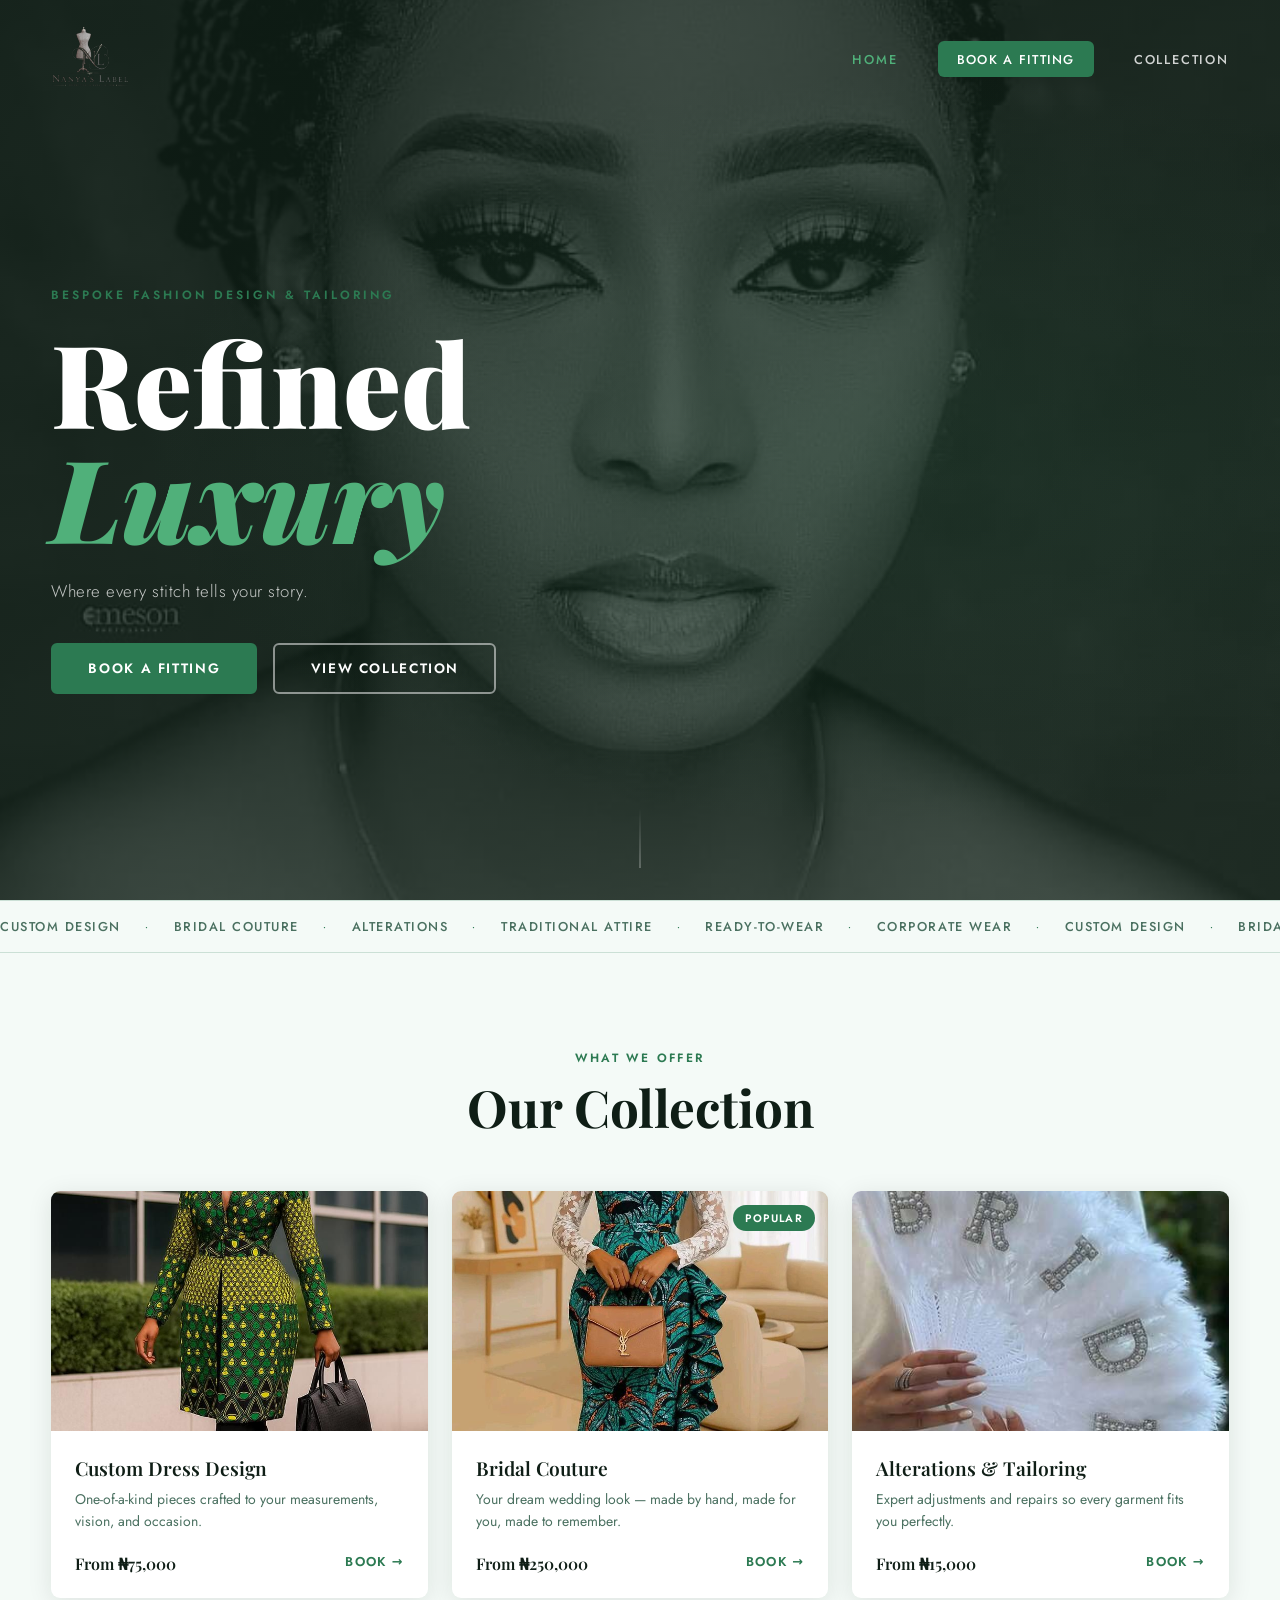
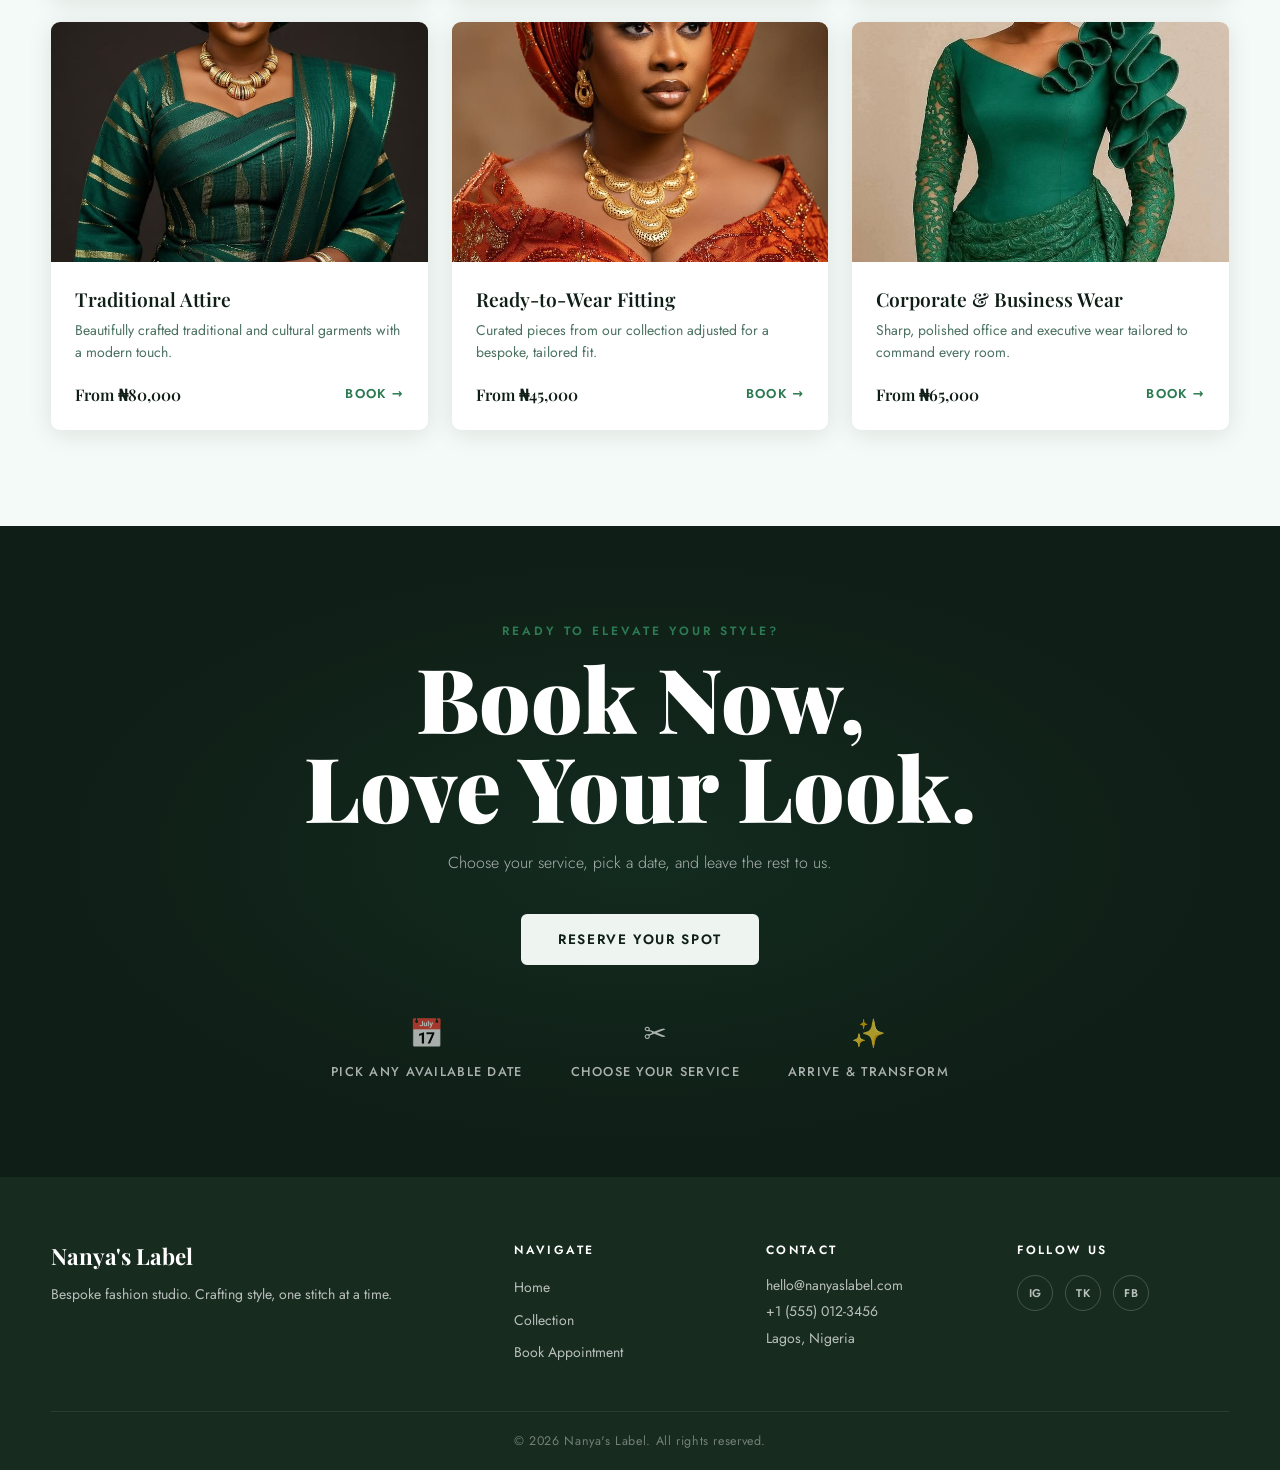
<file: frontend/index.html>
<!DOCTYPE html>
<html lang="en">
<head>
  <meta charset="UTF-8" />
  <meta name="viewport" content="width=device-width, initial-scale=1.0" />
  <title>Nanya's Label — Refined Luxury</title>
  <link rel="preconnect" href="https://fonts.googleapis.com" />
  <link rel="preconnect" href="https://fonts.gstatic.com" crossorigin />
  <link href="https://fonts.googleapis.com/css2?family=Playfair+Display:ital,wght@0,400;0,600;0,700;0,900;1,400;1,600&family=Jost:wght@300;400;500;600&display=swap" rel="stylesheet" />
  <link rel="stylesheet" href="assets/css/style.css" />
</head>
<body>

  <!-- NAVBAR -->
  <nav class="navbar" id="navbar">
    <div class="nav-container">
      <a href="#home" class="nav-logo"><img src="./assets/white.svg" alt=""></a>
      <button class="nav-toggle" id="navToggle" aria-label="Toggle menu">
        <span></span><span></span><span></span>
      </button>
      <ul class="nav-links" id="navLinks">
        <li><a href="#home" class="nav-link">Home</a></li>
        <li><a href="booking.html" class="nav-link nav-cta">Book A Fitting</a></li>
        <li><a href="#collection" class="nav-link">Collection</a></li>
        <!-- <li><a href="#about" class="nav-link">About</a></li> -->
      </ul>
    </div>
  </nav>

  <!-- HERO -->
  <section class="hero" id="home">
    <div class="hero-overlay"></div>
    <div class="hero-content">
      <p class="hero-eyebrow">Bespoke Fashion Design &amp; Tailoring</p>
      <h1 class="hero-heading">
        Refined<br /><em>Luxury</em>
      </h1>
      <p class="hero-sub">Where every stitch tells your story.</p>
      <div class="hero-actions">
        <a href="booking.html" class="btn btn-primary">Book A Fitting</a>
        <a href="#collection" class="btn btn-ghost">View Collection</a>
      </div>
    </div>
    <div class="hero-scroll-hint">
      <span></span>
    </div>
  </section>

  <!-- BEST SELLERS STRIP -->
  <section class="strip">
    <!-- <p class="strip-label">Signature Services</p> -->
    <div class="strip-track">
      <span>Custom Design</span>
      <span class="dot">·</span>
      <span>Bridal Couture</span>
      <span class="dot">·</span>
      <span>Alterations</span>
      <span class="dot">·</span>
      <span>Traditional Attire</span>
      <span class="dot">·</span>
      <span>Ready-to-Wear</span>
      <span class="dot">·</span>
      <span>Corporate Wear</span>
      <span class="dot">·</span>
      <span>Custom Design</span>
      <span class="dot">·</span>
      <span>Bridal Couture</span>
      <span class="dot">·</span>
      <span>Alterations</span>
    </div>
  </section>

  <!-- COLLECTION -->
  <section class="collection" id="collection">
    <div class="container">
      <div class="section-header">
        <p class="section-eyebrow">What We Offer</p>
        <h2 class="section-title">Our Collection</h2>
      </div>
      <div class="collection-grid">

        <article class="service-card">
          <div class="service-card-img" style="background-image: url('./assets/African\ Print\ Longline\ Jacket\ _\ Ankara\ Blazer\,\ Tribal\ Kimono\ Coat.jpg')"></div>
          <div class="service-card-body">
            <h3>Custom Dress Design</h3>
            <p>One-of-a-kind pieces crafted to your measurements, vision, and occasion.</p>
            <div class="service-card-footer">
              <span class="price">From ₦75,000</span>
              <a href="booking.html" class="btn-link">Book →</a>
            </div>
          </div>
        </article>

        <article class="service-card service-card--featured">
          <div class="service-card-img" style="background-image: url('./assets/empress\ fashion\ is\ here\ for\ you\,\ we\ create\ beautiful\ Ankara\ and\ traditional\ attire.jpg')"></div>
          <div class="service-card-badge">Popular</div>
          <div class="service-card-body">
            <h3>Bridal Couture</h3>
            <p>Your dream wedding look — made by hand, made for you, made to remember.</p>
            <div class="service-card-footer">
              <span class="price">From ₦250,000</span>
              <a href="booking.html" class="btn-link">Book →</a>
            </div>
          </div>
        </article>

        <article class="service-card">
          <div class="service-card-img" style="background-image: url('./assets/17403777510bab41fe93fda3cc07fb29b59b26360a_thumbnail_420x.webp')"></div>
          <div class="service-card-body">
            <h3>Alterations &amp; Tailoring</h3>
            <p>Expert adjustments and repairs so every garment fits you perfectly.</p>
            <div class="service-card-footer">
              <span class="price">From ₦15,000</span>
              <a href="booking.html" class="btn-link">Book →</a>
            </div>
          </div>
        </article>

        <article class="service-card">
          <div class="service-card-img" style="background-image: url('./assets/download\ \(15\).jpg')"></div>
          <div class="service-card-body">
            <h3>Traditional Attire</h3>
            <p>Beautifully crafted traditional and cultural garments with a modern touch.</p>
            <div class="service-card-footer">
              <span class="price">From ₦80,000</span>
              <a href="booking.html" class="btn-link">Book →</a>
            </div>
          </div>
        </article>

        <article class="service-card">
          <div class="service-card-img" style="background-image: url('./assets/download\ \(16\).jpg')"></div>
          <div class="service-card-body">
            <h3>Ready-to-Wear Fitting</h3>
            <p>Curated pieces from our collection adjusted for a bespoke, tailored fit.</p>
            <div class="service-card-footer">
              <span class="price">From ₦45,000</span>
              <a href="booking.html" class="btn-link">Book →</a>
            </div>
          </div>
        </article>

        <article class="service-card">
          <div class="service-card-img" style="background-image: url('./assets/download\ \(14\).jpg')"></div>
          <div class="service-card-body">
            <h3>Corporate &amp; Business Wear</h3>
            <p>Sharp, polished office and executive wear tailored to command every room.</p>
            <div class="service-card-footer">
              <span class="price">From ₦65,000</span>
              <a href="booking.html" class="btn-link">Book →</a>
            </div>
          </div>
        </article>

      </div>
    </div>
  </section>

  <!-- CRAFT BANNER -->
  <!-- <section class="banner-pure">
    <div class="banner-pure-inner">
      <p class="banner-pure-eyebrow">Bespoke · Handcrafted</p>
      <h2 class="banner-pure-title">Pure Craft</h2>
      <a href="booking.html" class="btn btn-dark">Book Your Fitting</a>
    </div>
  </section> -->

  <!-- ABOUT -->
  <!-- <section class="about" id="about">
    <div class="about-media">
      <div class="about-img about-img--top" style="background-image: url('https://images.unsplash.com/photo-1503342217505-b0a15ec3261c?w=700&q=80')"></div>
      <div class="about-img about-img--bottom" style="background-image: url('https://images.unsplash.com/photo-1452452787671-6c3db02bef11?w=700&q=80')"></div>
    </div>
    <div class="about-text">
      <p class="section-eyebrow">Our Mission</p>
      <h2 class="about-heading">Crafted with<br /><em>care &amp; intention.</em></h2>
      <p class="about-body">
        At Nanya's Label, we believe every client deserves a look that feels as powerful as it appears.
        We specialise in bespoke fashion design, tailoring, and alterations — built around your
        body, lifestyle, and unique vision.
      </p>
      <p class="about-body">
        Every appointment is a personal consultation. No rush, no shortcuts — just beautiful garments and
        a creative space where your style comes to life.
      </p>
      <a href="booking.html" class="btn btn-primary">Book an Appointment</a>
    </div>
  </section> -->

  <!-- BOOKING CTA -->
  <section class="cta-booking">
    <div class="cta-booking-inner">
      <p class="cta-booking-eyebrow">Ready to Elevate Your Style?</p>
      <h2 class="cta-booking-title">
        Book Now,<br />Love Your Look.
      </h2>
      <p class="cta-booking-sub">Choose your service, pick a date, and leave the rest to us.</p>
      <a href="booking.html" class="btn btn-light">Reserve Your Spot</a>
      <div class="cta-booking-perks">
        <div class="perk">
          <div class="perk-icon">📅</div>
          <p>Pick any available date</p>
        </div>
        <div class="perk">
          <div class="perk-icon">✂️</div>
          <p>Choose your service</p>
        </div>
        <div class="perk">
          <div class="perk-icon">✨</div>
          <p>Arrive &amp; transform</p>
        </div>
      </div>
    </div>
  </section>

  <!-- FOOTER -->
  <footer class="footer">
    <div class="footer-inner container">
      <div class="footer-brand">
        <span class="footer-logo">Nanya's Label</span>
        <p>Bespoke fashion studio. Crafting style, one stitch at a time.</p>
      </div>
      <div class="footer-links">
        <h4>Navigate</h4>
        <ul>
          <li><a href="#home">Home</a></li>
          <li><a href="#collection">Collection</a></li>
          <!-- <li><a href="#about">About</a></li> -->
          <li><a href="booking.html">Book Appointment</a></li>
        </ul>
      </div>
      <div class="footer-contact">
        <h4>Contact</h4>
        <p>hello@nanyaslabel.com</p>
        <p>+1 (555) 012-3456</p>
        <p>Lagos, Nigeria</p>
      </div>
      <div class="footer-social">
        <h4>Follow Us</h4>
        <div class="social-links">
          <a href="#" aria-label="Instagram">IG</a>
          <a href="#" aria-label="TikTok">TK</a>
          <a href="#" aria-label="Facebook">FB</a>
        </div>
      </div>
    </div>
    <div class="footer-bottom">
      <p>&copy; 2026 Nanya's Label. All rights reserved.</p>
    </div>
  </footer>

  <script src="assets/js/main.js"></script>
</body>
</html>
</file>
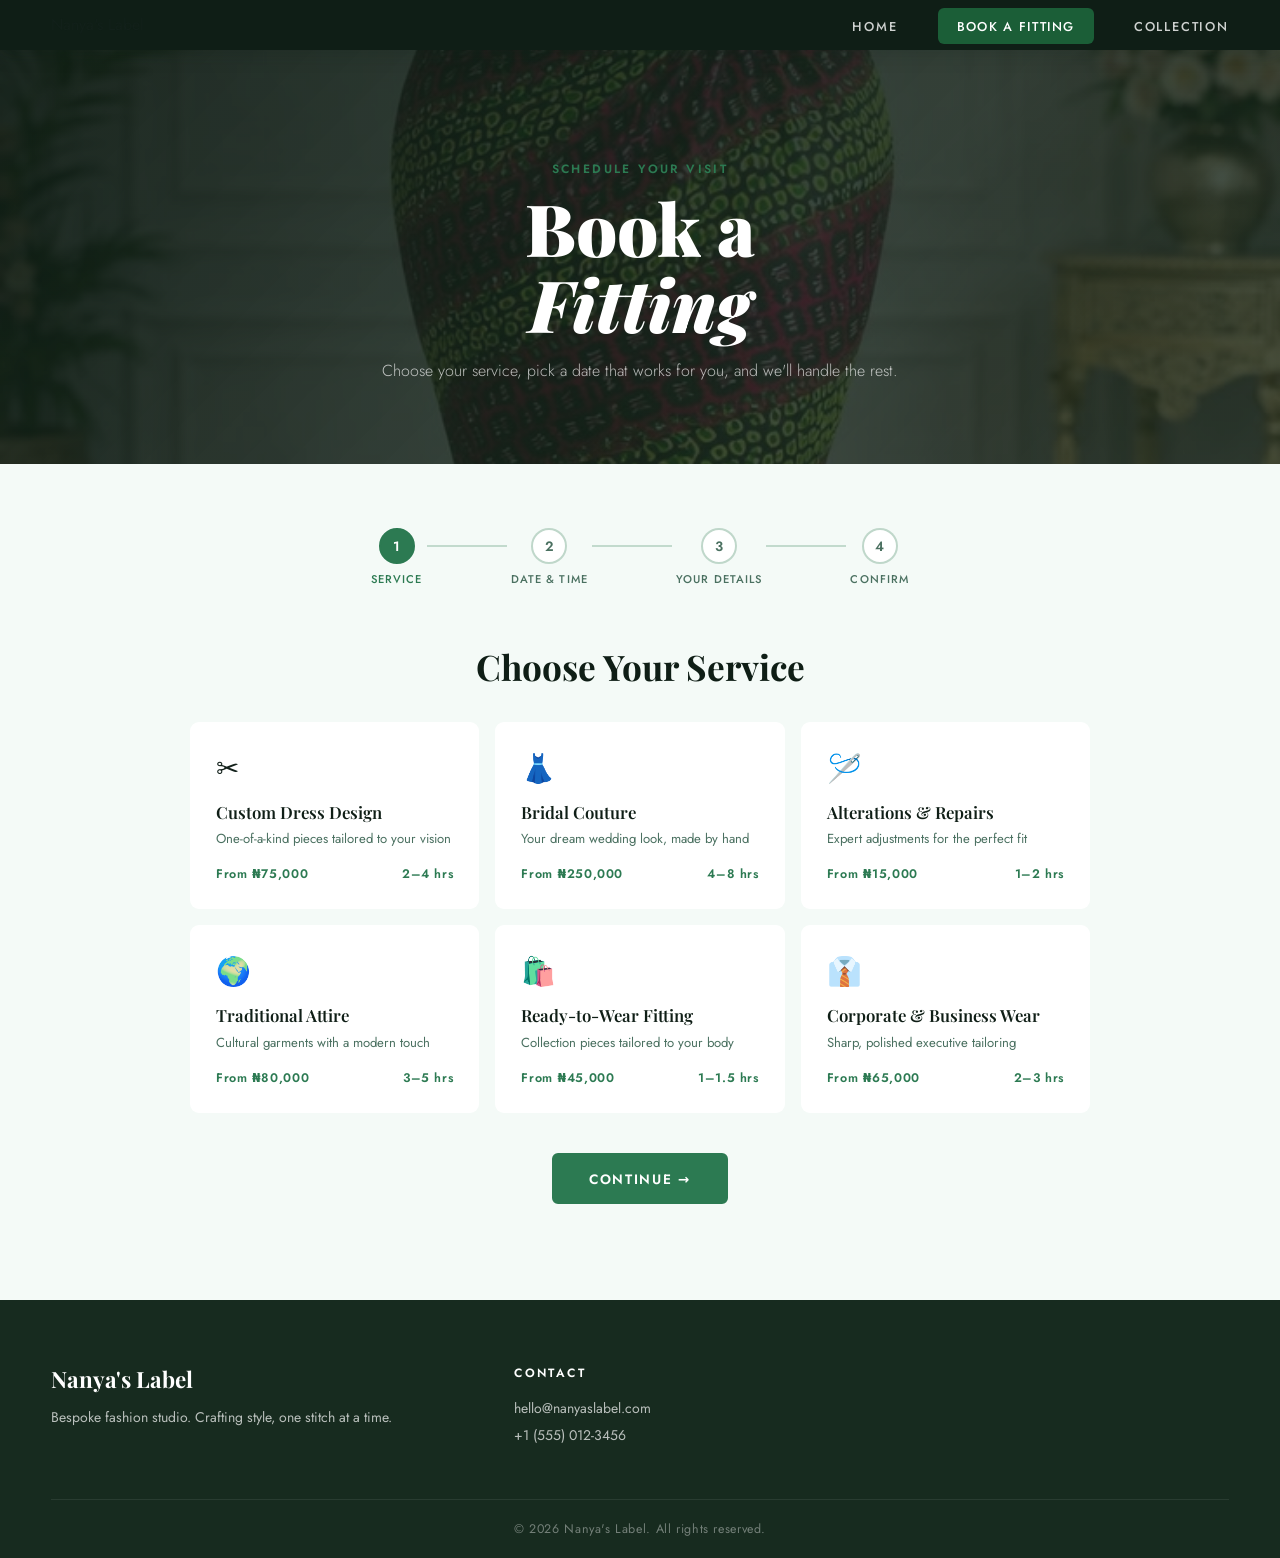
<file: frontend/booking.html>
<!DOCTYPE html>
<html lang="en">
<head>
  <meta charset="UTF-8" />
  <meta name="viewport" content="width=device-width, initial-scale=1.0" />
  <title>Book Appointment — Nanya's Label</title>
  <link rel="preconnect" href="https://fonts.googleapis.com" />
  <link rel="preconnect" href="https://fonts.gstatic.com" crossorigin />
  <link href="https://fonts.googleapis.com/css2?family=Playfair+Display:ital,wght@0,400;0,600;0,700;0,900;1,400;1,600&family=Jost:wght@300;400;500;600&display=swap" rel="stylesheet" />
  <link rel="stylesheet" href="assets/css/style.css" />
  <link rel="stylesheet" href="assets/css/booking.css" />
</head>
<body class="booking-page">

  <!-- NAVBAR -->
  <nav class="navbar navbar--solid" id="navbar">
    <div class="nav-container">
      <a href="index.html" class="nav-logo">Nanya's Label</a>
      <button class="nav-toggle" id="navToggle" aria-label="Toggle menu">
        <span></span><span></span><span></span>
      </button>
      <ul class="nav-links" id="navLinks">
        <li><a href="index.html#home" class="nav-link">Home</a></li>
        <li><a href="booking.html" class="nav-link nav-cta active">Book A Fitting</a></li>
        <li><a href="index.html#collection" class="nav-link">Collection</a></li>
        <!-- <li><a href="index.html#about" class="nav-link">About</a></li> -->
      </ul>
    </div>
  </nav>

  <!-- BOOKING HERO -->
  <section class="booking-hero">
    <div class="booking-hero-text">
      <p class="section-eyebrow">Schedule Your Visit</p>
      <h1 class="booking-hero-title">Book a<br /><em>Fitting</em></h1>
      <p class="booking-hero-sub">Choose your service, pick a date that works for you, and we'll handle the rest.</p>
    </div>
  </section>

  <!-- BOOKING STEPS -->
  <section class="booking-main">
    <div class="container">

      <!-- STEP INDICATOR -->
      <div class="steps-indicator">
        <div class="step active" id="step-dot-1">
          <div class="step-num">1</div>
          <p>Service</p>
        </div>
        <div class="step-line"></div>
        <div class="step" id="step-dot-2">
          <div class="step-num">2</div>
          <p>Date &amp; Time</p>
        </div>
        <div class="step-line"></div>
        <div class="step" id="step-dot-3">
          <div class="step-num">3</div>
          <p>Your Details</p>
        </div>
        <div class="step-line"></div>
        <div class="step" id="step-dot-4">
          <div class="step-num">4</div>
          <p>Confirm</p>
        </div>
      </div>

      <!-- STEP 1: SERVICE SELECTION -->
      <div class="booking-step" id="step-1">
        <h2 class="step-title">Choose Your Service</h2>
        <div class="services-grid">
          <label class="service-option">
            <input type="radio" name="service" value="Custom Dress Design" data-price="From ₦75,000" data-duration="2–4 hrs" />
            <div class="service-option-body">
              <span class="service-option-icon">✂️</span>
              <h3>Custom Dress Design</h3>
              <p>One-of-a-kind pieces tailored to your vision</p>
              <div class="service-option-meta">
                <span>From ₦75,000</span>
                <span>2–4 hrs</span>
              </div>
            </div>
          </label>
          <label class="service-option">
            <input type="radio" name="service" value="Bridal Couture" data-price="From ₦250,000" data-duration="4–8 hrs" />
            <div class="service-option-body">
              <span class="service-option-icon">👗</span>
              <h3>Bridal Couture</h3>
              <p>Your dream wedding look, made by hand</p>
              <div class="service-option-meta">
                <span>From ₦250,000</span>
                <span>4–8 hrs</span>
              </div>
            </div>
          </label>
          <label class="service-option">
            <input type="radio" name="service" value="Alterations & Repairs" data-price="From ₦15,000" data-duration="1–2 hrs" />
            <div class="service-option-body">
              <span class="service-option-icon">🪡</span>
              <h3>Alterations &amp; Repairs</h3>
              <p>Expert adjustments for the perfect fit</p>
              <div class="service-option-meta">
                <span>From ₦15,000</span>
                <span>1–2 hrs</span>
              </div>
            </div>
          </label>
          <label class="service-option">
            <input type="radio" name="service" value="Traditional Attire" data-price="From ₦80,000" data-duration="3–5 hrs" />
            <div class="service-option-body">
              <span class="service-option-icon">🌍</span>
              <h3>Traditional Attire</h3>
              <p>Cultural garments with a modern touch</p>
              <div class="service-option-meta">
                <span>From ₦80,000</span>
                <span>3–5 hrs</span>
              </div>
            </div>
          </label>
          <label class="service-option">
            <input type="radio" name="service" value="Ready-to-Wear Fitting" data-price="From ₦45,000" data-duration="1–1.5 hrs" />
            <div class="service-option-body">
              <span class="service-option-icon">🛍️</span>
              <h3>Ready-to-Wear Fitting</h3>
              <p>Collection pieces tailored to your body</p>
              <div class="service-option-meta">
                <span>From ₦45,000</span>
                <span>1–1.5 hrs</span>
              </div>
            </div>
          </label>
          <label class="service-option">
            <input type="radio" name="service" value="Corporate & Business Wear" data-price="From ₦65,000" data-duration="2–3 hrs" />
            <div class="service-option-body">
              <span class="service-option-icon">👔</span>
              <h3>Corporate &amp; Business Wear</h3>
              <p>Sharp, polished executive tailoring</p>
              <div class="service-option-meta">
                <span>From ₦65,000</span>
                <span>2–3 hrs</span>
              </div>
            </div>
          </label>
        </div>
        <div class="step-nav">
          <button class="btn btn-primary" id="next-1" disabled>Continue →</button>
        </div>
      </div>

      <!-- STEP 2: DATE & TIME -->
      <div class="booking-step hidden" id="step-2">
        <h2 class="step-title">Pick a Date &amp; Time</h2>
        <div class="calendar-time-wrapper">

          <!-- CALENDAR -->
          <div class="calendar-wrapper">
            <div class="calendar-header">
              <button class="cal-nav" id="cal-prev" aria-label="Previous month">&#8249;</button>
              <div class="cal-month-year" id="cal-month-year"></div>
              <button class="cal-nav" id="cal-next" aria-label="Next month">&#8250;</button>
            </div>
            <div class="calendar-grid">
              <div class="cal-day-name">Su</div>
              <div class="cal-day-name">Mo</div>
              <div class="cal-day-name">Tu</div>
              <div class="cal-day-name">We</div>
              <div class="cal-day-name">Th</div>
              <div class="cal-day-name">Fr</div>
              <div class="cal-day-name">Sa</div>
            </div>
            <div class="calendar-days" id="calendar-days"></div>
            <div class="calendar-legend">
              <span class="legend-dot legend-dot--available"></span><span>Available</span>
              <span class="legend-dot legend-dot--full"></span><span>Fully Booked</span>
              <span class="legend-dot legend-dot--unavailable"></span><span>Unavailable</span>
            </div>
          </div>

          <!-- TIME SLOTS -->
          <div class="time-slots-wrapper">
            <div class="time-slots-placeholder" id="time-slots-placeholder">
              <p>← Select a date to see available times</p>
            </div>
            <div class="time-slots hidden" id="time-slots">
              <h3 class="time-slots-date" id="time-slots-date"></h3>
              <div class="slots-grid" id="slots-grid"></div>
            </div>
          </div>

        </div>
        <div class="step-nav">
          <button class="btn btn-ghost" id="back-2">← Back</button>
          <button class="btn btn-primary" id="next-2" disabled>Continue →</button>
        </div>
      </div>

      <!-- STEP 3: USER DETAILS -->
      <div class="booking-step hidden" id="step-3">
        <h2 class="step-title">Your Details</h2>
        <form class="booking-form" id="booking-form" novalidate>
          <div class="form-row">
            <div class="form-group">
              <label for="first-name">First Name *</label>
              <input type="text" id="first-name" name="firstName" placeholder="Nanya" required />
            </div>
            <div class="form-group">
              <label for="last-name">Last Name *</label>
              <input type="text" id="last-name" name="lastName" placeholder="Okafor" required />
            </div>
          </div>
          <div class="form-group">
            <label for="email">Email Address *</label>
            <input type="email" id="email" name="email" placeholder="you@email.com" required />
          </div>
          <div class="form-group">
            <label for="phone">Phone Number *</label>
            <input type="tel" id="phone" name="phone" placeholder="+1 (555) 000-0000" required />
          </div>
          <div class="form-group">
            <label for="notes">Additional Notes</label>
            <textarea id="notes" name="notes" rows="3" placeholder="Any style preferences, measurements, fabric choices, or questions…"></textarea>
          </div>
          <div class="form-group form-group--check">
            <input type="checkbox" id="agree" name="agree" required />
            <label for="agree">I agree to the <a href="#">cancellation policy</a> — 24hr notice required.</label>
          </div>
        </form>
        <div class="step-nav">
          <button class="btn btn-ghost" id="back-3">← Back</button>
          <button class="btn btn-primary" id="next-3">Review Booking →</button>
        </div>
      </div>

      <!-- STEP 4: CONFIRM -->
      <div class="booking-step hidden" id="step-4">
        <h2 class="step-title">Review &amp; Confirm</h2>
        <div class="summary-card">
          <div class="summary-row">
            <span class="summary-label">Service</span>
            <span class="summary-value" id="sum-service"></span>
          </div>
          <div class="summary-row">
            <span class="summary-label">Starting Price</span>
            <span class="summary-value" id="sum-price"></span>
          </div>
          <div class="summary-row">
            <span class="summary-label">Duration</span>
            <span class="summary-value" id="sum-duration"></span>
          </div>
          <div class="summary-divider"></div>
          <div class="summary-row">
            <span class="summary-label">Date</span>
            <span class="summary-value" id="sum-date"></span>
          </div>
          <div class="summary-row">
            <span class="summary-label">Time</span>
            <span class="summary-value" id="sum-time"></span>
          </div>
          <div class="summary-divider"></div>
          <div class="summary-row">
            <span class="summary-label">Name</span>
            <span class="summary-value" id="sum-name"></span>
          </div>
          <div class="summary-row">
            <span class="summary-label">Email</span>
            <span class="summary-value" id="sum-email"></span>
          </div>
          <div class="summary-row">
            <span class="summary-label">Phone</span>
            <span class="summary-value" id="sum-phone"></span>
          </div>
        </div>
        <p class="confirm-note">A confirmation will be sent to your email. We'll be in touch to finalise details.</p>
        <div class="step-nav">
          <button class="btn btn-ghost" id="back-4">← Back</button>
          <button class="btn btn-primary" id="confirm-btn">Confirm Appointment ✓</button>
        </div>
      </div>

      <!-- SUCCESS -->
      <div class="booking-step hidden" id="step-success">
        <div class="success-card">
          <div class="success-icon">✓</div>
          <h2>You're Booked!</h2>
          <p>Thank you! Your appointment has been received. Check your email for a confirmation.</p>
          <div class="success-summary" id="success-summary"></div>
          <a href="index.html" class="btn btn-primary">Back to Home</a>
        </div>
      </div>

    </div>
  </section>

  <!-- FOOTER -->
  <footer class="footer">
    <div class="footer-inner container">
      <div class="footer-brand">
        <span class="footer-logo">Nanya's Label</span>
        <p>Bespoke fashion studio. Crafting style, one stitch at a time.</p>
      </div>
      <div class="footer-contact">
        <h4>Contact</h4>
        <p>hello@nanyaslabel.com</p>
        <p>+1 (555) 012-3456</p>
      </div>
    </div>
    <div class="footer-bottom">
      <p>&copy; 2026 Nanya's Label. All rights reserved.</p>
    </div>
  </footer>

  <script src="assets/js/main.js"></script>
  <script src="assets/js/booking.js"></script>
</body>
</html>
</file>
<file: frontend/assets/css/style.css>
/* =============================================
   NANYA'S LABEL — Core Styles
   ============================================= */

/* --- RESET & BASE --- */
*, *::before, *::after { box-sizing: border-box; margin: 0; padding: 0; }

:root {
  --clr-dark:    #0F1E16;
  --clr-dark2:   #172B1F;
  --clr-tan:     #2C7A52;
  --clr-tan-lt:  #50B07A;
  --clr-cream:   #EEF5F1;
  --clr-cream2:  #F4FAF7;
  --clr-white:   #FFFFFF;
  --clr-mid:     #1B5E37;
  --clr-text:    #12201A;
  --clr-muted:   #4A7060;

  --ff-display: 'Playfair Display', Georgia, serif;
  --ff-body:    'Jost', system-ui, sans-serif;

  --ease-out: cubic-bezier(0.22, 1, 0.36, 1);
  --radius:   6px;
  --shadow:   0 4px 24px rgba(15,30,22,.10);
  --shadow-lg:0 12px 48px rgba(15,30,22,.16);
}

html { scroll-behavior: smooth; }

body {
  font-family: var(--ff-body);
  font-weight: 400;
  color: var(--clr-text);
  background: var(--clr-white);
  -webkit-font-smoothing: antialiased;
  overflow-x: hidden;
}

img { display: block; max-width: 100%; }

a { text-decoration: none; color: inherit; }

ul { list-style: none; }

.container {
  width: min(1200px, 92vw);
  margin-inline: auto;
}

/* --- BUTTONS --- */
.btn {
  display: inline-flex;
  align-items: center;
  gap: .5rem;
  padding: .85rem 2.2rem;
  border-radius: var(--radius);
  font-family: var(--ff-body);
  font-size: .85rem;
  font-weight: 600;
  letter-spacing: .12em;
  text-transform: uppercase;
  cursor: pointer;
  border: 2px solid transparent;
  transition: transform .2s var(--ease-out), background .2s, color .2s, border-color .2s, box-shadow .2s;
}
.btn:hover { transform: translateY(-2px); }
.btn:active { transform: translateY(0); }

.btn-primary {
  background: var(--clr-tan);
  color: var(--clr-white);
  border-color: var(--clr-tan);
}
.btn-primary:hover {
  background: var(--clr-mid);
  border-color: var(--clr-mid);
  box-shadow: 0 6px 20px rgba(44,122,82,.35);
}

.btn-ghost {
  background: transparent;
  color: var(--clr-white);
  border-color: rgba(255,255,255,.5);
}
.btn-ghost:hover {
  border-color: var(--clr-white);
  background: rgba(255,255,255,.1);
}

.btn-dark {
  background: var(--clr-dark);
  color: var(--clr-white);
  border-color: var(--clr-dark);
}
.btn-dark:hover {
  background: var(--clr-dark2);
  box-shadow: 0 6px 20px rgba(15,30,22,.35);
}

.btn-light {
  background: var(--clr-cream);
  color: var(--clr-dark);
  border-color: var(--clr-cream);
}
.btn-light:hover {
  background: var(--clr-white);
  box-shadow: 0 6px 20px rgba(255,255,255,.2);
}

.btn-link {
  font-size: .8rem;
  font-weight: 600;
  letter-spacing: .1em;
  text-transform: uppercase;
  color: var(--clr-tan);
  border-bottom: 1px solid transparent;
  transition: border-color .2s, color .2s;
  padding-bottom: 2px;
}
.btn-link:hover { border-color: var(--clr-tan); color: var(--clr-mid); }

/* --- TYPE HELPERS --- */
.section-eyebrow {
  font-family: var(--ff-body);
  font-size: .75rem;
  font-weight: 600;
  letter-spacing: .2em;
  text-transform: uppercase;
  color: var(--clr-tan);
  margin-bottom: .75rem;
}

.section-title {
  font-family: var(--ff-display);
  font-size: clamp(2.2rem, 4vw, 3.2rem);
  font-weight: 700;
  line-height: 1.1;
  color: var(--clr-dark);
}

.section-title em, h2 em {
  font-style: italic;
  color: var(--clr-tan);
}

/* =============================================
   NAVBAR
   ============================================= */
.navbar {
  position: fixed;
  top: 0; left: 0; right: 0;
  z-index: 1000;
  padding: 1.2rem 0;
  transition: background .35s var(--ease-out), box-shadow .35s var(--ease-out), padding .35s var(--ease-out);
}

.navbar--scrolled, .navbar--solid {
  background: var(--clr-dark);
  box-shadow: 0 2px 20px rgba(15,30,22,.25);
  padding: .85rem 0;
}

.nav-container {
  width: min(1200px, 92vw);
  margin-inline: auto;
  display: flex;
  align-items: center;
  justify-content: space-between;
  gap: 2rem;
}

.nav-logo {
  display: inline-flex;
  align-items: center;
  flex-shrink: 0;
  line-height: 0;
}
.nav-logo img {
  height: 78px;
  width: auto;
  display: block;
}

.nav-links {
  display: flex;
  align-items: center;
  gap: 2.5rem;
}

.nav-link {
  font-size: .8rem;
  font-weight: 500;
  letter-spacing: .14em;
  text-transform: uppercase;
  color: rgba(255,255,255,.8);
  transition: color .2s;
  position: relative;
}
.nav-link::after {
  content: '';
  position: absolute;
  bottom: -4px; left: 0;
  width: 0; height: 1px;
  background: var(--clr-tan);
  transition: width .3s var(--ease-out);
}
.nav-link:hover { color: var(--clr-white); }
.nav-link:hover::after { width: 100%; }

.nav-cta {
  background: var(--clr-tan);
  color: var(--clr-white) !important;
  padding: .55rem 1.2rem;
  border-radius: var(--radius);
  letter-spacing: .1em;
}
.nav-cta::after { display: none; }
.nav-cta:hover { background: var(--clr-mid); }
.nav-cta.active { background: var(--clr-mid); }

.nav-toggle {
  display: none;
  flex-direction: column;
  gap: 5px;
  background: none;
  border: none;
  cursor: pointer;
  padding: 4px;
}
.nav-toggle span {
  display: block;
  width: 22px; height: 2px;
  background: var(--clr-white);
  border-radius: 2px;
  transition: transform .3s, opacity .3s;
}

/* =============================================
   HERO
   ============================================= */
.hero {
  position: relative;
  min-height: 100svh;
  display: flex;
  align-items: center;
  background:
    linear-gradient(135deg, rgba(15,30,22,.88) 0%, rgba(23,43,31,.65) 100%),
    url('../1000242530.jpg') center/cover no-repeat;

  background-attachment: fixed;
  padding-top: 80px;
  overflow: hidden;
}

.hero-overlay {
  position: absolute;
  inset: 0;
  background: radial-gradient(ellipse at 70% 50%, rgba(44,122,82,.10) 0%, transparent 60%);
  pointer-events: none;
}

.hero-content {
  position: relative;
  z-index: 2;
  max-width: 700px;
  padding: 0 max(4vw, 1.5rem);
  animation: fadeUp .9s var(--ease-out) both;
}

.hero-eyebrow {
  font-size: .75rem;
  font-weight: 600;
  letter-spacing: .25em;
  text-transform: uppercase;
  color: var(--clr-tan);
  margin-bottom: 1.25rem;
}

.hero-heading {
  font-family: var(--ff-display);
  font-size: clamp(3.5rem, 9vw, 7.5rem);
  font-weight: 900;
  line-height: 1;
  color: var(--clr-white);
  margin-bottom: 1.5rem;
}
.hero-heading em {
  font-style: italic;
  color: var(--clr-tan-lt);
}

.hero-sub {
  font-size: 1.05rem;
  color: rgba(255,255,255,.75);
  margin-bottom: 2.5rem;
  font-weight: 300;
  letter-spacing: .03em;
}

.hero-actions {
  display: flex;
  flex-wrap: wrap;
  gap: 1rem;
  align-items: center;
}

.hero-scroll-hint {
  position: absolute;
  bottom: 2rem; left: 50%;
  transform: translateX(-50%);
  z-index: 2;
}
.hero-scroll-hint span {
  display: block;
  width: 1px; height: 60px;
  background: linear-gradient(to bottom, transparent, rgba(255,255,255,.5));
  margin-inline: auto;
  animation: scrollLine 2s ease-in-out infinite;
}

/* =============================================
   MARQUEE STRIP
   ============================================= */
.strip {
  background: var(--clr-cream2);
  border-top: 1px solid rgba(44,122,82,.2);
  border-bottom: 1px solid rgba(44,122,82,.2);
  padding: 1rem 0;
  overflow: hidden;
  display: flex;
  align-items: center;
  gap: 2rem;
}
.strip-label {
  font-size: .7rem;
  font-weight: 600;
  letter-spacing: .2em;
  text-transform: uppercase;
  color: var(--clr-muted);
  white-space: nowrap;
  padding: 0 1.5rem;
  flex-shrink: 0;
  border-right: 1px solid rgba(44,122,82,.3);
}
.strip-track {
  display: flex;
  gap: 1.5rem;
  align-items: center;
  animation: marquee 20s linear infinite;
  font-size: .8rem;
  font-weight: 500;
  letter-spacing: .12em;
  text-transform: uppercase;
  color: var(--clr-muted);
  white-space: nowrap;
}
.strip-track .dot { color: var(--clr-tan); font-size: .6rem; }

/* =============================================
   COLLECTION
   ============================================= */
.collection {
  background: var(--clr-cream2);
  padding: 6rem 0;
}

.section-header {
  text-align: center;
  margin-bottom: 3.5rem;
}

.collection-grid {
  display: grid;
  grid-template-columns: repeat(auto-fill, minmax(300px, 1fr));
  gap: 1.5rem;
}

.service-card {
  background: var(--clr-white);
  border-radius: calc(var(--radius) * 1.5);
  overflow: hidden;
  box-shadow: var(--shadow);
  transition: transform .35s var(--ease-out), box-shadow .35s var(--ease-out);
  position: relative;
}
.service-card:hover {
  transform: translateY(-6px);
  box-shadow: var(--shadow-lg);
}

.service-card-img {
  height: 240px;
  background-size: cover;
  background-position: center;
  transition: transform .6s var(--ease-out);
}
.service-card:hover .service-card-img { transform: scale(1.04); }

.service-card-badge {
  position: absolute;
  top: .85rem; right: .85rem;
  background: var(--clr-tan);
  color: var(--clr-white);
  font-size: .68rem;
  font-weight: 600;
  letter-spacing: .1em;
  text-transform: uppercase;
  padding: .3rem .75rem;
  border-radius: 100px;
}

.service-card-body {
  padding: 1.5rem;
}
.service-card-body h3 {
  font-family: var(--ff-display);
  font-size: 1.2rem;
  font-weight: 600;
  margin-bottom: .4rem;
  color: var(--clr-dark);
}
.service-card-body p {
  font-size: .875rem;
  color: var(--clr-muted);
  line-height: 1.6;
  margin-bottom: 1.25rem;
}
.service-card-footer {
  display: flex;
  align-items: center;
  justify-content: space-between;
}
.price {
  font-family: var(--ff-display);
  font-size: 1rem;
  font-weight: 600;
  color: var(--clr-dark);
}

/* =============================================
   CRAFT BANNER
   ============================================= */
.banner-pure {
  background:
    linear-gradient(rgba(44,122,82,.88), rgba(44,122,82,.88)),
    url('https://images.unsplash.com/photo-1590736969955-71cc94901144?w=1600&q=80') center/cover no-repeat;
  padding: 6rem 2rem;
  text-align: center;
}
.banner-pure-eyebrow {
  font-size: .7rem;
  font-weight: 600;
  letter-spacing: .3em;
  text-transform: uppercase;
  color: rgba(255,255,255,.8);
  margin-bottom: 1rem;
}
.banner-pure-title {
  font-family: var(--ff-display);
  font-size: clamp(3.5rem, 8vw, 6.5rem);
  font-weight: 900;
  color: var(--clr-white);
  line-height: 1;
  margin-bottom: 2rem;
}

/* =============================================
   ABOUT
   ============================================= */
.about {
  display: grid;
  grid-template-columns: 1fr 1fr;
  min-height: 600px;
}

.about-media {
  display: grid;
  grid-template-columns: 1fr 1fr;
  grid-template-rows: 55% 45%;
  gap: .5rem;
  overflow: hidden;
  min-height: 480px;
}
.about-img {
  background-size: cover;
  background-position: center;
  transition: transform .6s var(--ease-out);
}
.about-img:hover { transform: scale(1.03); }
.about-img--top { grid-column: 1 / 3; }

.about-text {
  background: var(--clr-cream);
  padding: 5rem 4rem;
  display: flex;
  flex-direction: column;
  justify-content: center;
}
.about-heading {
  font-family: var(--ff-display);
  font-size: clamp(2rem, 3.5vw, 2.8rem);
  font-weight: 700;
  line-height: 1.2;
  color: var(--clr-dark);
  margin-bottom: 1.75rem;
}
.about-body {
  font-size: .95rem;
  line-height: 1.8;
  color: var(--clr-muted);
  margin-bottom: 1rem;
}
.about-body:last-of-type { margin-bottom: 2rem; }

/* =============================================
   BOOKING CTA
   ============================================= */
.cta-booking {
  background: var(--clr-dark);
  padding: 6rem 2rem;
  text-align: center;
  position: relative;
  overflow: hidden;
}
.cta-booking::before {
  content: '';
  position: absolute;
  inset: 0;
  background: radial-gradient(ellipse at center, rgba(44,122,82,.14) 0%, transparent 65%);
  pointer-events: none;
}
.cta-booking-inner { position: relative; z-index: 1; }
.cta-booking-eyebrow {
  font-size: .75rem;
  font-weight: 600;
  letter-spacing: .25em;
  text-transform: uppercase;
  color: var(--clr-tan);
  margin-bottom: .75rem;
}
.cta-booking-title {
  font-family: var(--ff-display);
  font-size: clamp(3rem, 7vw, 6rem);
  font-weight: 900;
  line-height: 1;
  color: var(--clr-white);
  margin-bottom: 1.25rem;
}
.cta-booking-sub {
  font-size: 1rem;
  color: rgba(255,255,255,.65);
  margin-bottom: 2.5rem;
  font-weight: 300;
}
.cta-booking-perks {
  display: flex;
  justify-content: center;
  gap: 3rem;
  margin-top: 3rem;
  flex-wrap: wrap;
}
.perk {
  text-align: center;
  color: rgba(255,255,255,.65);
}
.perk-icon {
  font-size: 1.75rem;
  margin-bottom: .5rem;
}
.perk p {
  font-size: .8rem;
  letter-spacing: .1em;
  text-transform: uppercase;
  font-weight: 500;
}

/* =============================================
   FOOTER
   ============================================= */
.footer {
  background: var(--clr-dark2);
  color: rgba(255,255,255,.7);
  padding-top: 4rem;
}
.footer-inner {
  display: grid;
  grid-template-columns: 2fr 1fr 1fr 1fr;
  gap: 2.5rem;
  padding-bottom: 3rem;
  border-bottom: 1px solid rgba(255,255,255,.08);
}
.footer-logo {
  display: block;
  font-family: var(--ff-display);
  font-size: 1.4rem;
  font-weight: 700;
  color: var(--clr-white);
  margin-bottom: .75rem;
}
.footer-brand p { font-size: .875rem; line-height: 1.7; }
.footer h4 {
  font-family: var(--ff-body);
  font-size: .75rem;
  font-weight: 600;
  letter-spacing: .2em;
  text-transform: uppercase;
  color: var(--clr-white);
  margin-bottom: 1rem;
}
.footer-links ul { display: flex; flex-direction: column; gap: .6rem; }
.footer-links a, .footer-contact p {
  font-size: .875rem;
  transition: color .2s;
}
.footer-links a:hover { color: var(--clr-tan); }
.footer-contact p { margin-bottom: .4rem; }
.social-links { display: flex; gap: .75rem; }
.social-links a {
  width: 36px; height: 36px;
  border: 1px solid rgba(255,255,255,.2);
  border-radius: 50%;
  display: flex;
  align-items: center;
  justify-content: center;
  font-size: .7rem;
  font-weight: 600;
  letter-spacing: .05em;
  color: rgba(255,255,255,.7);
  transition: border-color .2s, color .2s, background .2s;
}
.social-links a:hover {
  border-color: var(--clr-tan);
  color: var(--clr-tan);
}
.footer-bottom {
  padding: 1.25rem max(4vw, 1.5rem);
  text-align: center;
  font-size: .78rem;
  color: rgba(255,255,255,.4);
  letter-spacing: .05em;
}

/* =============================================
   ANIMATIONS
   ============================================= */
@keyframes fadeUp {
  from { opacity: 0; transform: translateY(30px); }
  to   { opacity: 1; transform: translateY(0); }
}
@keyframes marquee {
  from { transform: translateX(0); }
  to   { transform: translateX(-50%); }
}
@keyframes scrollLine {
  0%, 100% { opacity: 0; transform: scaleY(0); transform-origin: top; }
  50%       { opacity: 1; transform: scaleY(1); transform-origin: top; }
}
@keyframes spin {
  to { transform: rotate(360deg); }
}

/* INTERSECTION OBSERVER animations */
.reveal {
  opacity: 0;
  transform: translateY(24px);
  transition: opacity .7s var(--ease-out), transform .7s var(--ease-out);
}
.reveal.visible {
  opacity: 1;
  transform: translateY(0);
}
.reveal-delay-1 { transition-delay: .1s; }
.reveal-delay-2 { transition-delay: .2s; }
.reveal-delay-3 { transition-delay: .3s; }

/* =============================================
   RESPONSIVE
   ============================================= */

/* -- Large tablet (≤ 1024px): compress nav gap --- */
@media (max-width: 1024px) {
  .nav-links { gap: 1.75rem; }

  .collection-grid {
    grid-template-columns: repeat(auto-fill, minmax(260px, 1fr));
  }

  .footer-inner {
    grid-template-columns: 1.5fr 1fr 1fr 1fr;
    gap: 2rem;
  }
}

/* -- Tablet (≤ 900px): stack about, 2-col footer --- */
@media (max-width: 900px) {
  .about {
    grid-template-columns: 1fr;
  }
  .about-media {
    height: 380px;
    grid-template-rows: 3fr 2fr;
  }
  .about-text {
    padding: 3.5rem 2.5rem;
  }
  .footer-inner {
    grid-template-columns: 1fr 1fr;
    gap: 2rem;
  }
}

/* -- Mobile nav breakpoint (≤ 768px): hamburger, single-col layouts --- */
@media (max-width: 768px) {
  /* Hamburger nav */
  .nav-links {
    display: none;
    position: fixed;
    top: 0; left: 0; right: 0; bottom: 0;
    background: var(--clr-dark);
    flex-direction: column;
    align-items: flex-start;
    justify-content: center;
    padding: 2rem 2.5rem;
    gap: 2rem;
    z-index: 999;
  }
  .nav-links.open { display: flex; }
  .nav-link { font-size: 1.1rem; letter-spacing: .1em; }
  .nav-cta { font-size: 1rem; padding: .75rem 1.5rem; }
  .nav-toggle { display: flex; z-index: 1000; position: relative; }

  /* Disable parallax — broken on iOS */
  .hero { background-attachment: scroll; }

  /* Hero */
  .hero-content { padding: 0 1.5rem; }
  .hero-actions {
    flex-direction: column;
    align-items: flex-start;
    gap: .875rem;
  }
  .hero-actions .btn { width: 100%; justify-content: center; }

  /* Strip */
  .strip-label { display: none; }

  /* Collection — max 2 columns on tablet */
  .collection { padding: 4rem 0; }
  .collection-grid {
    grid-template-columns: repeat(auto-fill, minmax(240px, 1fr));
  }

  /* About */
  .about-text { padding: 3rem 2rem; }
  .about-media {
    height: 320px;
    grid-template-rows: 60% 40%;
  }

  /* CTA booking */
  .cta-booking { padding: 4.5rem 1.5rem; }
  .cta-booking-perks { gap: 1.5rem; }

  /* Footer */
  .footer { padding-top: 3rem; }
  .footer-inner {
    grid-template-columns: 1fr 1fr;
    gap: 2rem;
    padding-bottom: 2.5rem;
  }
  .footer-brand { grid-column: 1 / -1; }
}

/* -- Small-tablet / large-phone bridge (≤ 580px): collapse before 480px kicks in --- */
@media (max-width: 580px) {
  .collection-grid { grid-template-columns: 1fr; }
  .footer-inner { grid-template-columns: 1fr; gap: 1.5rem; }
  .footer-brand { grid-column: auto; }
  .about-text { padding: 2.5rem 1.5rem; }
  .about-media { height: 240px; }
  .cta-booking { padding: 4rem 1.5rem; }
  .cta-booking-perks { gap: 1.25rem; }
  .banner-pure { padding: 4rem 1.5rem; }
  .section-title { font-size: clamp(1.8rem, 5vw, 2.6rem); }
}

/* -- Small mobile (≤ 480px): 1-col everything --- */
@media (max-width: 480px) {
  /* Hero */
  .hero-heading { font-size: clamp(2.8rem, 13vw, 4.5rem); }
  .hero-scroll-hint { display: none; }
  .hero-content { padding: 0 1.25rem; }

  /* Collection */
  .collection-grid { grid-template-columns: 1fr; }
  .service-card-img { height: 200px; }

  /* Banner */
  .banner-pure { padding: 3.5rem 1.25rem; }
  .banner-pure-title { font-size: clamp(2.6rem, 12vw, 3.8rem); }

  /* About */
  .about-media {
    height: 220px;
    grid-template-rows: 3fr 2fr;
  }
  .about-text { padding: 2.25rem 1.25rem; }

  /* CTA booking perks — 1 row */
  .cta-booking-perks { flex-direction: column; align-items: center; gap: 1.25rem; }
  .cta-booking { padding: 3.5rem 1.25rem; }

  /* Footer — fully single column */
  .footer-inner { grid-template-columns: 1fr; gap: 1.75rem; }
  .footer-brand { grid-column: auto; }
}

/* -- Very small screens (≤ 380px): micro-adjustments --- */
@media (max-width: 380px) {
  .nav-logo { font-size: 1.1rem; }
  .hero-heading { font-size: clamp(2.4rem, 14vw, 3.5rem); }
  .hero-eyebrow { font-size: .68rem; }
  .btn { padding: .75rem 1.5rem; font-size: .78rem; }
  .banner-pure-title { font-size: clamp(2.2rem, 13vw, 3.2rem); }
}
</file>
<file: frontend/assets/css/booking.css>
/* =============================================
   NANYA'S LABEL — Booking Page Styles
   ============================================= */

.booking-page { background: var(--clr-cream2); }

/* --- BOOKING HERO --- */
.booking-hero {
  background:
    linear-gradient(135deg, rgba(15,30,22,.92) 0%, rgba(23,43,31,.78) 100%),
    url('../Stylish\ Off-Shoulder\ African\ Print\ Midi\ Dress\ _\ Elegant\ Party\ Outfit\ _\ baby\ bambino\ design.jpg') center/cover no-repeat;
  padding: 10rem 2rem 5rem;
  text-align: center;
}
.booking-hero-text { max-width: 600px; margin-inline: auto; }
.booking-hero-title {
  font-family: var(--ff-display);
  font-size: clamp(2.5rem, 6vw, 4.5rem);
  font-weight: 900;
  line-height: 1.05;
  color: var(--clr-white);
  margin-bottom: 1rem;
}
.booking-hero-sub {
  font-size: 1rem;
  color: rgba(255,255,255,.7);
  font-weight: 300;
  line-height: 1.7;
}

/* --- BOOKING MAIN --- */
.booking-main {
  padding: 4rem 0 6rem;
}

/* --- STEPS INDICATOR --- */
.steps-indicator {
  display: flex;
  align-items: center;
  justify-content: center;
  gap: 0;
  margin-bottom: 3.5rem;
  flex-wrap: wrap;
  row-gap: 1rem;
}
.step {
  display: flex;
  flex-direction: column;
  align-items: center;
  gap: .4rem;
}
.step-num {
  width: 36px; height: 36px;
  border-radius: 50%;
  display: flex;
  align-items: center;
  justify-content: center;
  font-size: .85rem;
  font-weight: 600;
  border: 2px solid rgba(44,122,82,.3);
  color: var(--clr-muted);
  background: var(--clr-white);
  transition: border-color .3s, background .3s, color .3s;
}
.step p {
  font-size: .7rem;
  font-weight: 500;
  letter-spacing: .1em;
  text-transform: uppercase;
  color: var(--clr-muted);
  transition: color .3s;
}
.step.active .step-num {
  background: var(--clr-tan);
  border-color: var(--clr-tan);
  color: var(--clr-white);
}
.step.active p { color: var(--clr-tan); }
.step.done .step-num {
  background: var(--clr-mid);
  border-color: var(--clr-mid);
  color: var(--clr-white);
}
.step-line {
  height: 2px;
  width: 80px;
  background: rgba(44,122,82,.25);
  align-self: flex-start;
  margin-top: 17px;
  margin-inline: 4px;
  transition: background .3s;
  flex-shrink: 0;
}
.step-line.done { background: var(--clr-tan); }

/* --- BOOKING STEP --- */
.booking-step {
  max-width: 900px;
  margin-inline: auto;
  animation: fadeUp .5s var(--ease-out) both;
}
.booking-step.hidden { display: none; }

.step-title {
  font-family: var(--ff-display);
  font-size: clamp(1.6rem, 3vw, 2.2rem);
  font-weight: 700;
  color: var(--clr-dark);
  margin-bottom: 2rem;
  text-align: center;
}

/* --- SERVICES GRID --- */
.services-grid {
  display: grid;
  grid-template-columns: repeat(auto-fill, minmax(260px, 1fr));
  gap: 1rem;
  margin-bottom: 2.5rem;
}

.service-option { cursor: pointer; }
.service-option input[type="radio"] { display: none; }

.service-option-body {
  background: var(--clr-white);
  border: 2px solid transparent;
  border-radius: calc(var(--radius) * 1.5);
  padding: 1.5rem;
  transition: border-color .25s, box-shadow .25s, transform .25s var(--ease-out);
  height: 100%;
}
.service-option:hover .service-option-body {
  border-color: rgba(44,122,82,.4);
  transform: translateY(-3px);
  box-shadow: var(--shadow);
}
.service-option input:checked + .service-option-body {
  border-color: var(--clr-tan);
  box-shadow: 0 0 0 3px rgba(44,122,82,.15);
}

.service-option-icon {
  font-size: 1.75rem;
  display: block;
  margin-bottom: .75rem;
}
.service-option-body h3 {
  font-family: var(--ff-display);
  font-size: 1.05rem;
  font-weight: 600;
  color: var(--clr-dark);
  margin-bottom: .35rem;
}
.service-option-body p {
  font-size: .82rem;
  color: var(--clr-muted);
  line-height: 1.6;
  margin-bottom: 1rem;
}
.service-option-meta {
  display: flex;
  justify-content: space-between;
  font-size: .78rem;
  font-weight: 600;
  color: var(--clr-tan);
  letter-spacing: .05em;
}

/* --- CALENDAR --- */
.calendar-time-wrapper {
  display: grid;
  grid-template-columns: 380px 1fr;
  gap: 2rem;
  margin-bottom: 2.5rem;
}

.calendar-wrapper {
  background: var(--clr-white);
  border-radius: calc(var(--radius) * 2);
  padding: 1.5rem;
  box-shadow: var(--shadow);
}

.calendar-header {
  display: flex;
  align-items: center;
  justify-content: space-between;
  margin-bottom: 1.25rem;
}
.cal-nav {
  width: 36px; height: 36px;
  border: 1px solid rgba(44,122,82,.3);
  border-radius: 50%;
  background: none;
  cursor: pointer;
  font-size: 1.4rem;
  color: var(--clr-tan);
  display: flex;
  align-items: center;
  justify-content: center;
  transition: background .2s, border-color .2s;
  line-height: 1;
}
.cal-nav:hover { background: var(--clr-cream); border-color: var(--clr-tan); }

.cal-month-year {
  font-family: var(--ff-display);
  font-size: 1.1rem;
  font-weight: 700;
  color: var(--clr-dark);
}

.calendar-grid {
  display: grid;
  grid-template-columns: repeat(7, 1fr);
  gap: 2px;
  margin-bottom: 4px;
}
.cal-day-name {
  text-align: center;
  font-size: .7rem;
  font-weight: 600;
  letter-spacing: .1em;
  color: var(--clr-muted);
  padding: .4rem 0;
}

.calendar-days {
  display: grid;
  grid-template-columns: repeat(7, 1fr);
  gap: 2px;
}

.cal-day {
  aspect-ratio: 1;
  display: flex;
  align-items: center;
  justify-content: center;
  border-radius: 50%;
  font-size: .82rem;
  font-weight: 500;
  cursor: default;
  color: var(--clr-muted);
  transition: background .2s, color .2s, transform .15s;
  border: 2px solid transparent;
}
.cal-day.empty { pointer-events: none; }
.cal-day.past {
  color: rgba(27,94,55,.3);
  cursor: not-allowed;
}
.cal-day.available {
  color: var(--clr-dark);
  cursor: pointer;
  background: rgba(44,122,82,.08);
}
.cal-day.available:hover {
  background: var(--clr-tan);
  color: var(--clr-white);
  transform: scale(1.1);
}
.cal-day.full {
  color: var(--clr-muted);
  text-decoration: line-through;
  cursor: not-allowed;
  opacity: .5;
}
.cal-day.selected {
  background: var(--clr-tan) !important;
  color: var(--clr-white) !important;
  border-color: var(--clr-mid);
  transform: scale(1.1);
}
.cal-day.today {
  border-color: var(--clr-tan);
}

.calendar-legend {
  display: flex;
  align-items: center;
  gap: 1rem;
  margin-top: 1rem;
  font-size: .72rem;
  color: var(--clr-muted);
  flex-wrap: wrap;
}
.legend-dot {
  display: inline-block;
  width: 10px; height: 10px;
  border-radius: 50%;
  margin-right: .25rem;
}
.legend-dot--available { background: rgba(44,122,82,.4); }
.legend-dot--full { background: rgba(27,94,55,.2); }
.legend-dot--unavailable { background: rgba(27,94,55,.1); }

/* --- TIME SLOTS --- */
.time-slots-wrapper {
  background: var(--clr-white);
  border-radius: calc(var(--radius) * 2);
  padding: 1.5rem;
  box-shadow: var(--shadow);
  display: flex;
  flex-direction: column;
}
.time-slots-placeholder {
  flex: 1;
  display: flex;
  align-items: center;
  justify-content: center;
  color: var(--clr-muted);
  font-size: .9rem;
  opacity: .6;
  text-align: center;
  min-height: 200px;
}
.time-slots-date {
  font-family: var(--ff-display);
  font-size: 1.1rem;
  font-weight: 600;
  color: var(--clr-dark);
  margin-bottom: 1.25rem;
}
.slots-grid {
  display: grid;
  grid-template-columns: repeat(auto-fill, minmax(100px, 1fr));
  gap: .6rem;
}
.time-slot {
  padding: .6rem .5rem;
  border: 1.5px solid rgba(44,122,82,.3);
  border-radius: var(--radius);
  text-align: center;
  font-size: .8rem;
  font-weight: 500;
  cursor: pointer;
  color: var(--clr-dark);
  transition: border-color .2s, background .2s, color .2s, transform .15s;
}
.time-slot:hover {
  border-color: var(--clr-tan);
  background: rgba(44,122,82,.08);
  transform: translateY(-2px);
}
.time-slot.booked {
  background: rgba(27,94,55,.05);
  color: rgba(27,94,55,.35);
  cursor: not-allowed;
  text-decoration: line-through;
  border-color: transparent;
}
.time-slot.selected {
  background: var(--clr-tan);
  border-color: var(--clr-tan);
  color: var(--clr-white);
}

/* --- BOOKING FORM --- */
.booking-form {
  background: var(--clr-white);
  border-radius: calc(var(--radius) * 2);
  padding: 2rem 2.5rem;
  box-shadow: var(--shadow);
  margin-bottom: 2.5rem;
}
.form-row {
  display: grid;
  grid-template-columns: 1fr 1fr;
  gap: 1rem;
}
.form-group {
  display: flex;
  flex-direction: column;
  gap: .4rem;
  margin-bottom: 1.2rem;
}
.form-group label {
  font-size: .78rem;
  font-weight: 600;
  letter-spacing: .08em;
  text-transform: uppercase;
  color: var(--clr-mid);
}
.form-group input,
.form-group textarea {
  width: 100%;
  padding: .85rem 1rem;
  border: 1.5px solid rgba(44,122,82,.25);
  border-radius: var(--radius);
  font-family: var(--ff-body);
  font-size: .9rem;
  color: var(--clr-dark);
  background: var(--clr-cream2);
  outline: none;
  transition: border-color .2s, box-shadow .2s;
}
.form-group input:focus,
.form-group textarea:focus {
  border-color: var(--clr-tan);
  box-shadow: 0 0 0 3px rgba(44,122,82,.12);
}
.form-group input.error { border-color: #c0392b; }
.form-group textarea { resize: vertical; }
.form-group--check {
  flex-direction: row;
  align-items: flex-start;
  gap: .75rem;
}
.form-group--check input[type="checkbox"] {
  width: 18px; height: 18px;
  flex-shrink: 0;
  margin-top: 2px;
  accent-color: var(--clr-tan);
}
.form-group--check label {
  font-size: .82rem;
  text-transform: none;
  letter-spacing: 0;
  font-weight: 400;
  color: var(--clr-muted);
}
.form-group--check label a { color: var(--clr-tan); text-decoration: underline; }

/* --- SUMMARY CARD --- */
.summary-card {
  background: var(--clr-white);
  border-radius: calc(var(--radius) * 2);
  padding: 2rem 2.5rem;
  box-shadow: var(--shadow);
  margin-bottom: 1.5rem;
}
.summary-row {
  display: flex;
  justify-content: space-between;
  align-items: center;
  padding: .75rem 0;
}
.summary-label {
  font-size: .78rem;
  font-weight: 600;
  letter-spacing: .1em;
  text-transform: uppercase;
  color: var(--clr-muted);
}
.summary-value {
  font-size: .92rem;
  font-weight: 500;
  color: var(--clr-dark);
  text-align: right;
}
.summary-divider {
  height: 1px;
  background: rgba(44,122,82,.2);
  margin: .5rem 0;
}
.confirm-note {
  font-size: .85rem;
  color: var(--clr-muted);
  text-align: center;
  margin-bottom: 2rem;
  line-height: 1.6;
}

/* --- SUCCESS --- */
.success-card {
  text-align: center;
  padding: 4rem 2rem;
  max-width: 500px;
  margin-inline: auto;
}
.success-icon {
  width: 72px; height: 72px;
  border-radius: 50%;
  background: var(--clr-tan);
  color: var(--clr-white);
  font-size: 2rem;
  display: flex;
  align-items: center;
  justify-content: center;
  margin: 0 auto 1.5rem;
  box-shadow: 0 8px 24px rgba(44,122,82,.35);
}
.success-card h2 {
  font-family: var(--ff-display);
  font-size: 2.2rem;
  font-weight: 700;
  color: var(--clr-dark);
  margin-bottom: .75rem;
}
.success-card p {
  color: var(--clr-muted);
  line-height: 1.7;
  margin-bottom: 1.5rem;
}
.success-summary {
  background: var(--clr-cream);
  border-radius: var(--radius);
  padding: 1rem 1.5rem;
  font-size: .875rem;
  color: var(--clr-mid);
  margin-bottom: 2rem;
  line-height: 1.8;
  text-align: left;
}

/* --- STEP NAV --- */
.step-nav {
  display: flex;
  justify-content: center;
  gap: 1rem;
  align-items: center;
}
.step-nav .btn-ghost {
  color: var(--clr-muted);
  border-color: rgba(27,94,55,.25);
}
.step-nav .btn-ghost:hover { border-color: var(--clr-muted); color: var(--clr-dark); }

/* --- HIDDEN UTIL --- */
.hidden { display: none !important; }

/* --- RESPONSIVE --- */

/* -- Tablet (≤ 900px): stack calendar --- */
@media (max-width: 900px) {
  .calendar-time-wrapper {
    grid-template-columns: 1fr;
  }
  .time-slots-wrapper { min-height: 200px; }
}

/* -- Mobile (≤ 768px): compact booking --- */
@media (max-width: 768px) {
  .booking-hero { padding: 8rem 1.5rem 3.5rem; }

  /* Steps: shrink connecting lines */
  .step-line { width: 40px; }
  .step p { font-size: .62rem; }

  .services-grid {
    grid-template-columns: repeat(auto-fill, minmax(220px, 1fr));
  }

  .booking-form { padding: 1.5rem; }
  .summary-card { padding: 1.5rem; }

  /* Step nav: wrap buttons so they stack if needed */
  .step-nav { flex-wrap: wrap; }
  .step-nav .btn { flex: 1 1 140px; justify-content: center; }
}

/* -- Small mobile (≤ 580px): full single-column --- */
@media (max-width: 580px) {
  /* Steps indicator: hide labels, shrink lines */
  .step p { display: none; }
  .step-line { width: 24px; }
  .steps-indicator { gap: 0; margin-bottom: 2.5rem; }

  /* Services: 1 column */
  .services-grid { grid-template-columns: 1fr; }

  /* Form: single column */
  .form-row { grid-template-columns: 1fr; }

  /* Summary: let value wrap below label on tiny screens */
  .summary-row {
    flex-direction: column;
    align-items: flex-start;
    gap: .2rem;
    padding: .6rem 0;
  }
  .summary-value { text-align: left; font-size: .85rem; }

  /* Booking step nav: full-width stacked buttons */
  .step-nav { flex-direction: column; }
  .step-nav .btn { width: 100%; }

  /* Time slots: 3 columns */
  .slots-grid { grid-template-columns: repeat(3, 1fr); }

  /* Calendar: reduce padding */
  .calendar-wrapper { padding: 1rem; }
  .cal-day { font-size: .75rem; }
}

/* -- Very small screens (≤ 400px): micro-adjustments --- */
@media (max-width: 400px) {
  .booking-hero { padding: 7rem 1.25rem 2.5rem; }
  .booking-hero-title { font-size: clamp(1.8rem, 10vw, 2.5rem); }
  .booking-hero-sub { font-size: .88rem; }

  /* 2-col time slots so they aren't too cramped */
  .slots-grid { grid-template-columns: repeat(2, 1fr); }

  /* Tighter calendar */
  .calendar-wrapper { padding: .75rem; }
  .cal-day { font-size: .7rem; }
  .cal-day-name { font-size: .62rem; }
  .cal-month-year { font-size: .95rem; }

  /* Compact form & summary */
  .booking-form { padding: 1.25rem 1rem; }
  .summary-card { padding: 1.25rem 1rem; }

  /* Step lines even shorter */
  .step-line { width: 16px; }
  .step-num { width: 30px; height: 30px; font-size: .78rem; }
}
</file>
